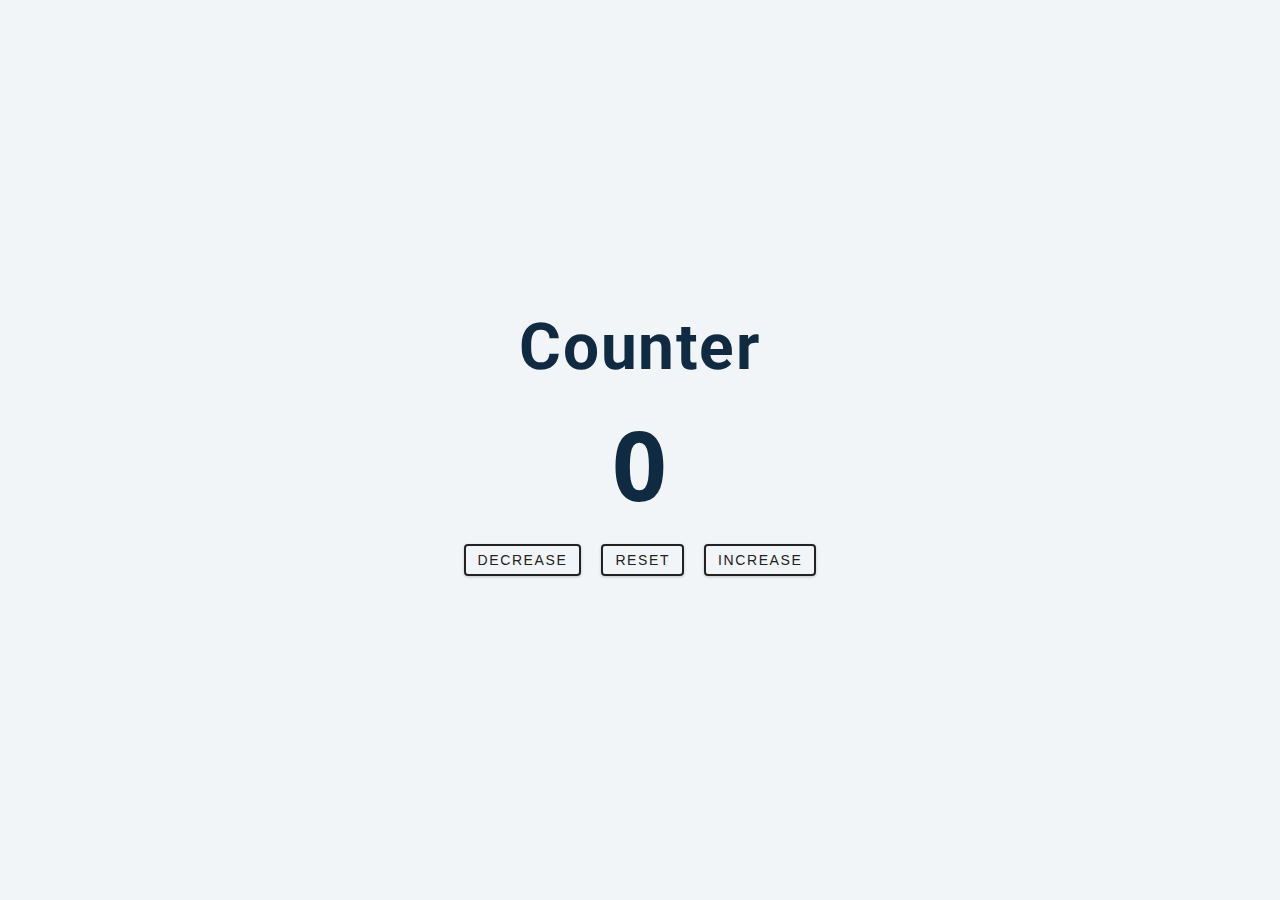
<file: 02-counter/index.html>
<!DOCTYPE html>
<html lang="en">
  <head>
    <meta charset="UTF-8" />
    <meta name="viewport" content="width=device-width, initial-scale=1.0" />
    <title>Counter</title>

    <!-- styles -->
    <link rel="stylesheet" href="styles.css" />
  </head>
  <body>
    <main>
      <div class="container">
        <h1>counter</h1>
        <span id="value">0</span>

        <div class="button-container">
          <button class="btn decrease">decrease</button>
          <button class="btn reset">reset</button>
          <button class="btn increase">increase</button>
        </div>
      </div>
    </main>
    <!-- javascript -->
    <script src="app.js"></script>
  </body>
</html>
</file>
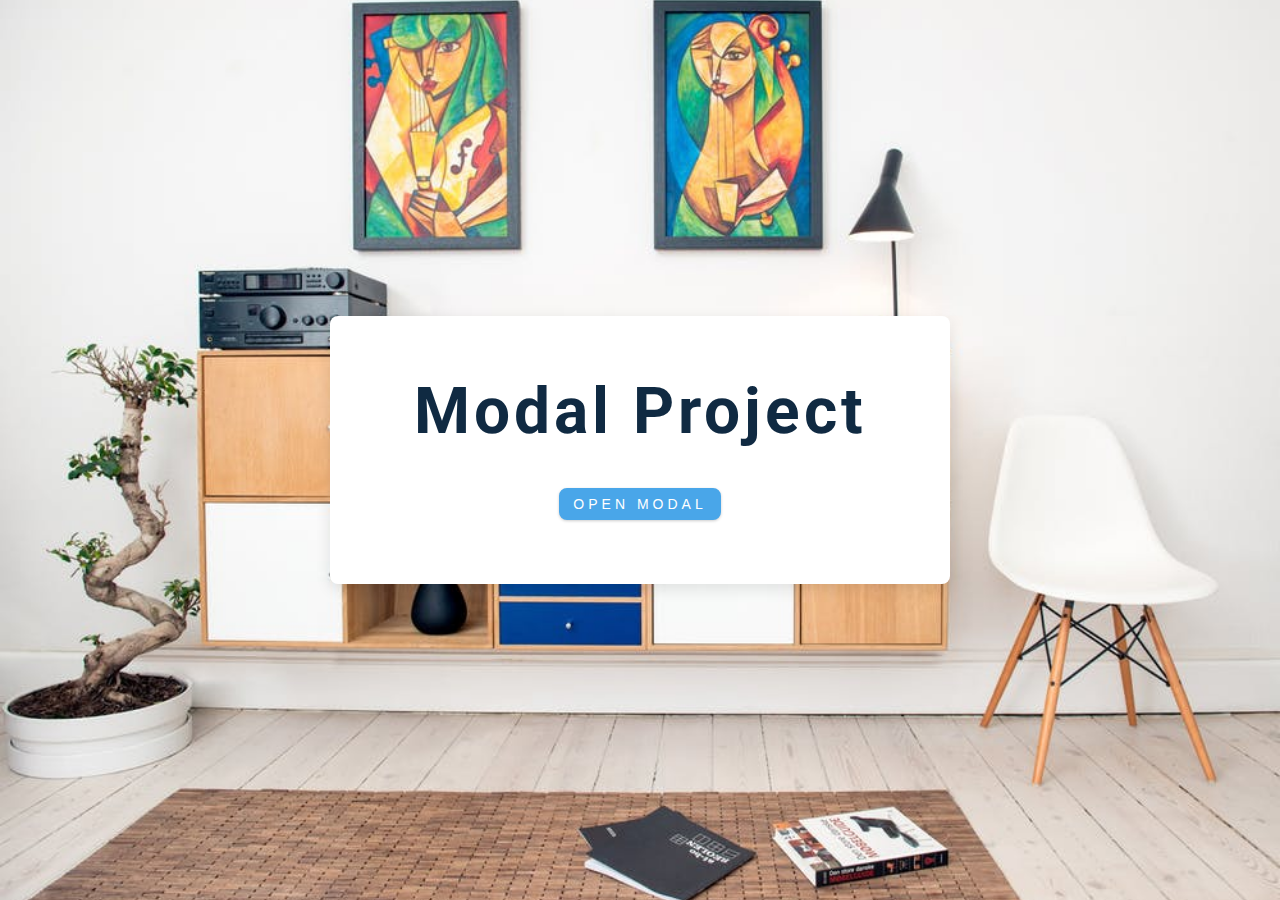
<file: 06-modal/index.html>
<!DOCTYPE html>
<html lang="en">
  <head>
    <meta charset="UTF-8" />
    <meta name="viewport" content="width=device-width, initial-scale=1.0" />
    <title>Modal</title>
    <!-- font-awesome -->
    <link
      rel="stylesheet"
      href="https://cdnjs.cloudflare.com/ajax/libs/font-awesome/5.14.0/css/all.min.css"
    />
    <!-- styles -->
    <link rel="stylesheet" href="styles.css" />
  </head>
  <body>
    <!-- hero -->
    <header class="hero">
      <div class="banner">
        <h1>modal project</h1>
        <button class="btn modal-btn">
          open modal
        </button>
      </div>
    </header>
    <!-- modal -->
    <div class="modal-overlay">
      <div class="modal-container">
        <h3>modal content</h3>
        <button class="close-btn"><i class="fas fa-times"></i></button>
      </div>
    </div>
    <!-- javascript -->
    <script src="app.js"></script>
  </body>
</html>
</file>
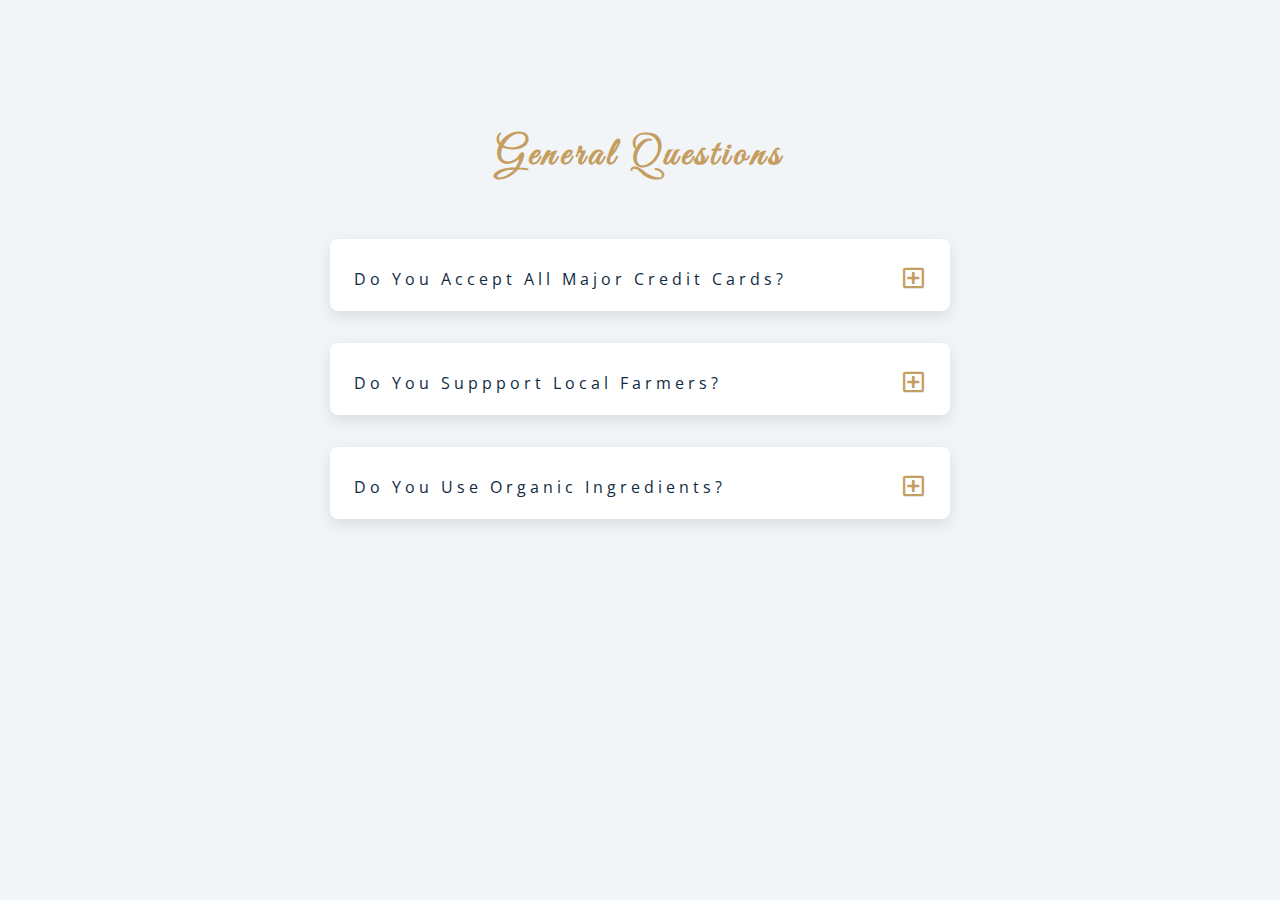
<file: 07-questions/index.html>
<!DOCTYPE html>
<html lang="en">
  <head>
    <meta charset="UTF-8" />
    <meta name="viewport" content="width=device-width, initial-scale=1.0" />
    <title>Q & A</title>
    <!-- font-awesome -->
    <link rel="stylesheet" href="https://cdnjs.cloudflare.com/ajax/libs/font-awesome/5.14.0/css/all.min.css" />
    <!-- extra fonts -->
    <link
      href="https://fonts.googleapis.com/css?family=Great+Vibes&display=swap"
      rel="stylesheet"
    />
    <!-- styles -->
    <link rel="stylesheet" href="styles.css" />
  </head>
  <body>
      <section class="questions">
        <!-- title -->
        <div class="title">
          <h2>general questions</h2>
        </div>
        <!-- questions -->
        <div class="section-center">
          <!-- single question -->
          <article class="question">
            <!-- question title -->
            <div class="question-title">
              <p>do you accept all major credit cards?</p>
              <button type="button" class="question-btn">
                <span class="plus-icon">
                  <i class="far fa-plus-square"></i>
                </span>
                <span class="minus-icon">
                  <i class="far fa-minus-square"></i>
                </span>
              </button>
            </div>
            <!-- question text -->
            <div class="question-text">
              <p>
                Lorem ipsum dolor sit amet, consectetur adipisicing elit. Est
                dolore illo dolores quia nemo doloribus quaerat, magni numquam
                repellat reprehenderit.
              </p>
            </div>
          </article>
          <!-- end of single question -->

          <!-- single question -->
          <article class="question">
            <!-- question title -->
            <div class="question-title">
              <p>do you suppport local farmers?</p>
              <button type="button" class="question-btn">
                <span class="plus-icon">
                  <i class="far fa-plus-square"></i>
                </span>
                <span class="minus-icon">
                  <i class="far fa-minus-square"></i>
                </span>
              </button>
            </div>
            <!-- question text -->
            <div class="question-text">
              <p>
                Lorem ipsum dolor sit amet, consectetur adipisicing elit. Est
                dolore illo dolores quia nemo doloribus quaerat, magni numquam
                repellat reprehenderit.
              </p>
            </div>
          </article>
          <!-- end of single question -->
          <!-- single question -->
          <article class="question">
            <!-- question title -->
            <div class="question-title">
              <p>do you use organic ingredients?</p>
              <!-- button -->
              <button type="button" class="question-btn">
                <span class="plus-icon">
                  <i class="far fa-plus-square"></i>
                </span>
                <span class="minus-icon">
                  <i class="far fa-minus-square"></i>
                </span>
              </button>
            </div>
            <!-- question text -->
            <div class="question-text">
              <p>
                Lorem ipsum dolor sit amet, consectetur adipisicing elit. Est
                dolore illo dolores quia nemo doloribus quaerat, magni numquam
                repellat reprehenderit.
              </p>
            </div>
          </article>
          <!-- end of single question -->
      </section>
    </main>
    <!-- javascript -->
    <script src="app.js"></script>
  </body>
</html>
</file>
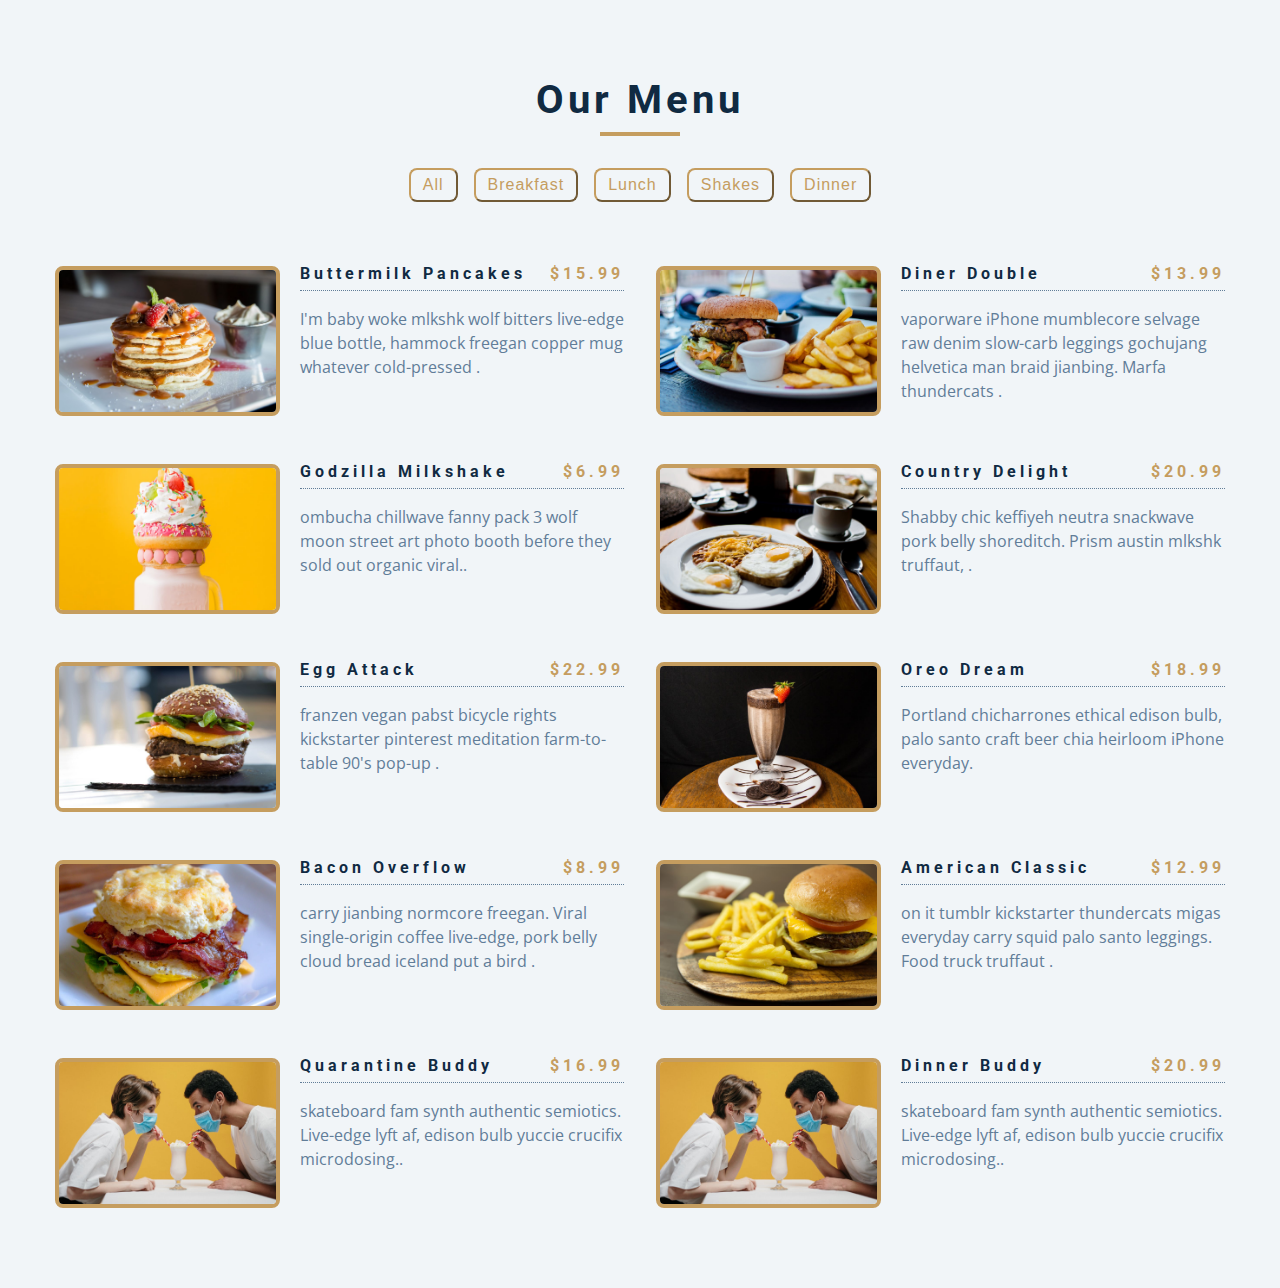
<file: 08-menu/index.html>
<!DOCTYPE html>
<html lang="en">
  <head>
    <meta charset="UTF-8" />
    <meta name="viewport" content="width=device-width, initial-scale=1.0" />
    <title>Menu</title>
    <!-- font-awesome -->
    <link
      rel="stylesheet"
      href="https://cdnjs.cloudflare.com/ajax/libs/font-awesome/5.14.0/css/all.min.css"
    />
    <!-- styles -->
    <link rel="stylesheet" href="styles.css" />
  </head>
  <body>
    <section class="menu">
      <!-- title -->
      <div class="title">
        <h2>our menu</h2>
        <div class="underline"></div>
      </div>
      <!-- filter buttons -->
      <div class="btn-container">
        <!-- <button type="button" class="filter-btn" data-id="all">all</button>
        <button type="button" class="filter-btn" data-id="breakfast">
          breakfast
        </button>
        <button type="button" class="filter-btn" data-id="lunch">lunch</button>
        <button type="button" class="filter-btn" data-id="shakes">
          shakes
        </button> -->
      </div>

      <!-- menu items -->
      <div class="section-center">
        <!-- single item -->
        <article class="menu-item">
          <img src="./menu-item.jpeg" alt="menu item" class="photo" />
          <div class="item-info">
            <header>
              <h4>buttermilk pancakes</h4>
              <h4 class="price">$15</h4>
            </header>
            <p class="item-text">
              Lorem ipsum dolor sit amet consectetur adipisicing elit.
              Repudiandae, sint quam. Et reprehenderit fugiat nesciunt inventore
              laboriosam excepturi! Quo, officia.
            </p>
          </div>
        </article>
        <!-- end of single item -->

        <!-- single item -->
        <article class="menu-item">
          <img src="./menu-item.jpeg" alt="menu item" class="photo" />
          <div class="item-info">
            <header>
              <h4>buttermilk pancakes</h4>
              <h4 class="price">$15</h4>
            </header>
            <p class="item-text">
              Lorem ipsum dolor sit amet consectetur adipisicing elit.
              Repudiandae, sint quam. Et reprehenderit fugiat nesciunt inventore
              laboriosam excepturi! Quo, officia.
            </p>
          </div>
        </article>
        <!-- end of single item -->

        <!-- single item -->
        <article class="menu-item">
          <img src="./menu-item.jpeg" alt="menu item" class="photo" />
          <div class="item-info">
            <header>
              <h4>buttermilk pancakes</h4>
              <h4 class="price">$15</h4>
            </header>
            <p class="item-text">
              Lorem ipsum dolor sit amet consectetur adipisicing elit.
              Repudiandae, sint quam. Et reprehenderit fugiat nesciunt inventore
              laboriosam excepturi! Quo, officia.
            </p>
          </div>
        </article>
        <!-- end of single item -->
      </div>
    </section>
    <!-- javascript -->
    <script src="app.js"></script>
  </body>
</html>
</file>
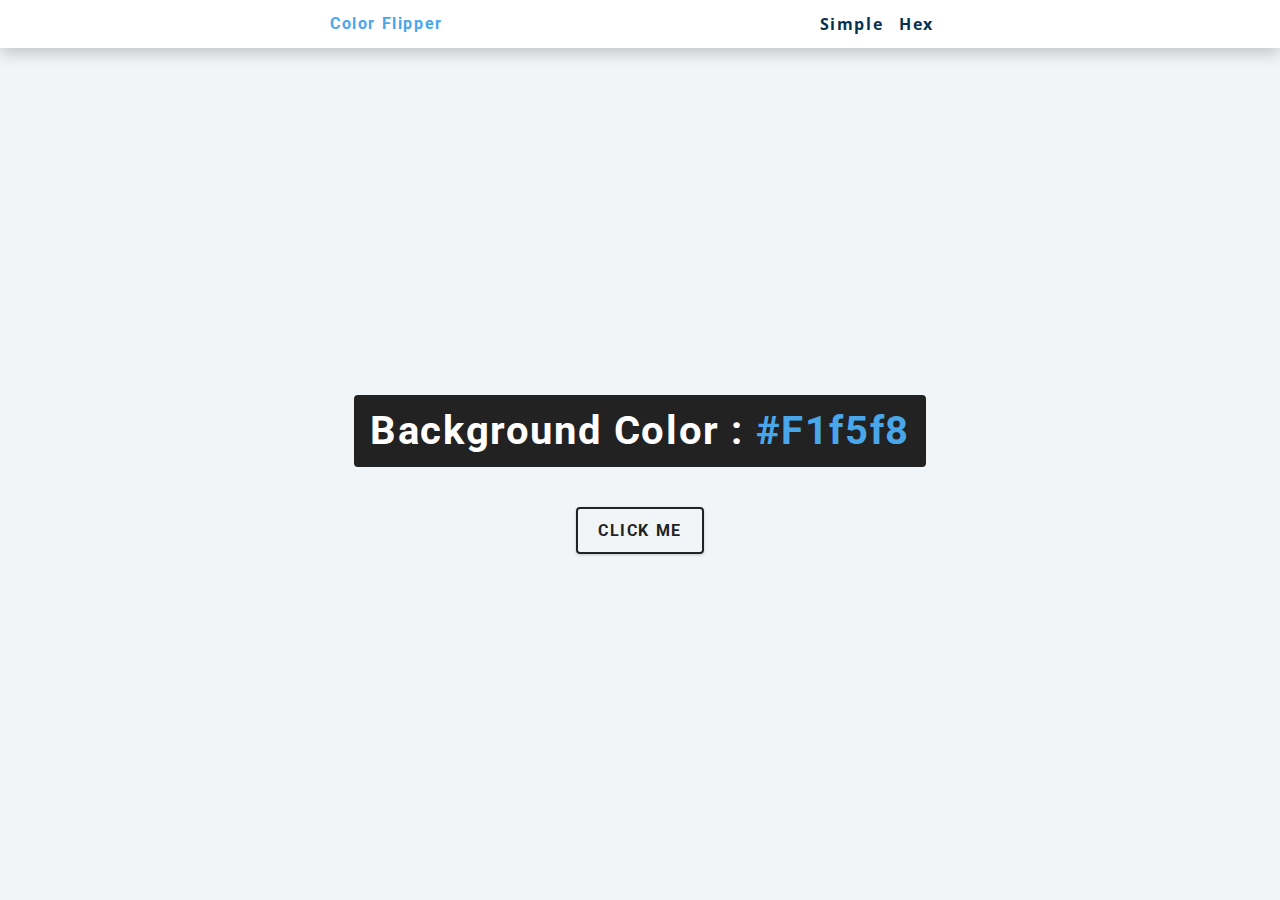
<file: 01-color-flipper/setup/index.html>
<!DOCTYPE html>
<html lang="en">
  <head>
    <meta charset="UTF-8" />
    <meta name="viewport" content="width=device-width, initial-scale=1.0" />
    <title>Color Flipper || Simple</title>

    <!-- styles -->
    <link rel="stylesheet" href="styles.css" />
  </head>
  <body>
    <nav>
      <div class="nav-center">
        <h4>color flipper</h4>
        <ul class="nav-links">
          <li><a href="./index.html"> Simple </a></li>
          <li><a href="./hex.html"> Hex </a></li>
        </ul>
      </div>
    </nav>

    <main>
      <div class="container">
        <h2>background color : <span class="color"> #f1f5f8 </span></h2>
        <button class="btn btn-hero" id="btn">click me</button>
      </div>
    </main>

    <!-- javascript -->
    <script src="app.js"></script>
  </body>
</html>
</file>
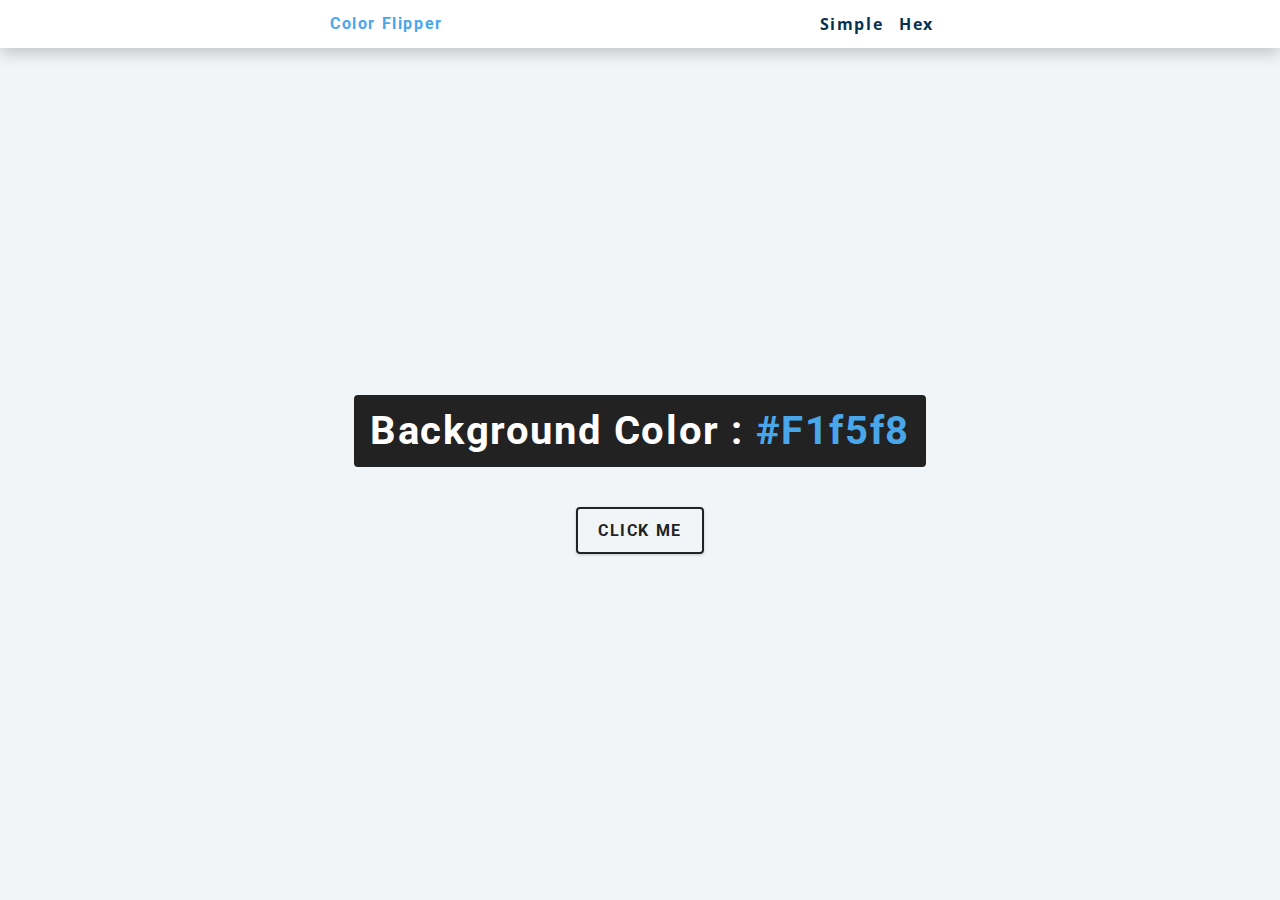
<file: 01-color-flipper/setup/hex.html>
<!DOCTYPE html>
<html lang="en">
  <head>
    <meta charset="UTF-8" />
    <meta name="viewport" content="width=device-width, initial-scale=1.0" />
    <title>
      Color Flipper || Simple
    </title>

    <!-- styles -->
    <link rel="stylesheet" href="styles.css" />
  </head>

  <body>
    <nav>
      <div class="nav-center">
        <h4>color flipper</h4>
        <ul class="nav-links">
          <li><a href="index.html">simple</a></li>
          <li><a href="hex.html">hex</a></li>
        </ul>
      </div>
    </nav>
    <main>
      <div class="container">
        <h2>background color : <span class="color">#f1f5f8</span></h2>
        <button class="btn btn-hero" id="btn">click me</button>
      </div>
    </main>
    <!-- javascript -->
    <script src="hex.js"></script>
  </body>
</html>
</file>
<file: 02-counter/styles.css>
/*
=============== 
Fonts
===============
*/
@import url("https://fonts.googleapis.com/css?family=Open+Sans|Roboto:400,700&display=swap");

/*
=============== 
Variables
===============
*/

:root {
  /* dark shades of primary color*/
  --clr-primary-1: hsl(205, 86%, 17%);
  --clr-primary-2: hsl(205, 77%, 27%);
  --clr-primary-3: hsl(205, 72%, 37%);
  --clr-primary-4: hsl(205, 63%, 48%);
  /* primary/main color */
  --clr-primary-5: hsl(205, 78%, 60%);
  /* lighter shades of primary color */
  --clr-primary-6: hsl(205, 89%, 70%);
  --clr-primary-7: hsl(205, 90%, 76%);
  --clr-primary-8: hsl(205, 86%, 81%);
  --clr-primary-9: hsl(205, 90%, 88%);
  --clr-primary-10: hsl(205, 100%, 96%);
  /* darkest grey - used for headings */
  --clr-grey-1: hsl(209, 61%, 16%);
  --clr-grey-2: hsl(211, 39%, 23%);
  --clr-grey-3: hsl(209, 34%, 30%);
  --clr-grey-4: hsl(209, 28%, 39%);
  /* grey used for paragraphs */
  --clr-grey-5: hsl(210, 22%, 49%);
  --clr-grey-6: hsl(209, 23%, 60%);
  --clr-grey-7: hsl(211, 27%, 70%);
  --clr-grey-8: hsl(210, 31%, 80%);
  --clr-grey-9: hsl(212, 33%, 89%);
  --clr-grey-10: hsl(210, 36%, 96%);
  --clr-white: #fff;
  --clr-red-dark: hsl(360, 67%, 44%);
  --clr-red-light: hsl(360, 71%, 66%);
  --clr-green-dark: hsl(125, 67%, 44%);
  --clr-green-light: hsl(125, 71%, 66%);
  --clr-black: #222;
  --ff-primary: "Roboto", sans-serif;
  --ff-secondary: "Open Sans", sans-serif;
  --transition: all 0.3s linear;
  --spacing: 0.1rem;
  --radius: 0.25rem;
  --light-shadow: 0 5px 15px rgba(0, 0, 0, 0.1);
  --dark-shadow: 0 5px 15px rgba(0, 0, 0, 0.2);
  --max-width: 1170px;
  --fixed-width: 620px;
}
/*
=============== 
Global Styles
===============
*/

*,
::after,
::before {
  margin: 0;
  padding: 0;
  box-sizing: border-box;
}
body {
  font-family: var(--ff-secondary);
  background: var(--clr-grey-10);
  color: var(--clr-grey-1);
  line-height: 1.5;
  font-size: 0.875rem;
}
ul {
  list-style-type: none;
}
a {
  text-decoration: none;
}
h1,
h2,
h3,
h4 {
  letter-spacing: var(--spacing);
  text-transform: capitalize;
  line-height: 1.25;
  margin-bottom: 0.75rem;
  font-family: var(--ff-primary);
}
h1 {
  font-size: 3rem;
}
h2 {
  font-size: 2rem;
}
h3 {
  font-size: 1.25rem;
}
h4 {
  font-size: 0.875rem;
}
p {
  margin-bottom: 1.25rem;
  color: var(--clr-grey-5);
}
@media screen and (min-width: 800px) {
  h1 {
    font-size: 4rem;
  }
  h2 {
    font-size: 2.5rem;
  }
  h3 {
    font-size: 1.75rem;
  }
  h4 {
    font-size: 1rem;
  }
  body {
    font-size: 1rem;
  }
  h1,
  h2,
  h3,
  h4 {
    line-height: 1;
  }
}
/*  global classes */

/* section */
.section {
  padding: 5rem 0;
}

.section-center {
  width: 90vw;
  margin: 0 auto;
  max-width: 1170px;
}
@media screen and (min-width: 992px) {
  .section-center {
    width: 95vw;
  }
}
main {
  min-height: 100vh;
  display: grid;
  place-items: center;
}

/*
=============== 
Counter
===============
*/

main {
  min-height: 100vh;
  display: grid;
  place-items: center;
}
.container {
  text-align: center;
}
#value {
  font-size: 6rem;
  font-weight: bold;
}
.btn {
  text-transform: uppercase;
  background: transparent;
  color: var(--clr-black);
  padding: 0.375rem 0.75rem;
  letter-spacing: var(--spacing);
  display: inline-block;
  transition: var(--transition);
  font-size: 0.875rem;
  border: 2px solid var(--clr-black);
  cursor: pointer;
  box-shadow: 0 1px 3px rgba(0, 0, 0, 0.2);
  border-radius: var(--radius);
  margin: 0.5rem;
}
.btn:hover {
  color: var(--clr-white);
  background: var(--clr-black);
}
</file>
<file: 06-modal/styles.css>
/*
=============== 
Fonts
===============
*/
@import url("https://fonts.googleapis.com/css?family=Open+Sans|Roboto:400,700&display=swap");

/*
=============== 
Variables
===============
*/

:root {
  /* dark shades of primary color*/
  --clr-primary-1: hsl(205, 86%, 17%);
  --clr-primary-2: hsl(205, 77%, 27%);
  --clr-primary-3: hsl(205, 72%, 37%);
  --clr-primary-4: hsl(205, 63%, 48%);
  /* primary/main color */
  --clr-primary-5: #49a6e9;
  /* --clr-primary-5: rgb(73, 166, 233); */
  /* lighter shades of primary color */
  --clr-primary-6: hsl(205, 89%, 70%);
  --clr-primary-7: hsl(205, 90%, 76%);
  --clr-primary-8: hsl(205, 86%, 81%);
  --clr-primary-9: hsl(205, 90%, 88%);
  --clr-primary-10: hsl(205, 100%, 96%);
  /* darkest grey - used for headings */
  --clr-grey-1: hsl(209, 61%, 16%);
  --clr-grey-2: hsl(211, 39%, 23%);
  --clr-grey-3: hsl(209, 34%, 30%);
  --clr-grey-4: hsl(209, 28%, 39%);
  /* grey used for paragraphs */
  --clr-grey-5: hsl(210, 22%, 49%);
  --clr-grey-6: hsl(209, 23%, 60%);
  --clr-grey-7: hsl(211, 27%, 70%);
  --clr-grey-8: hsl(210, 31%, 80%);
  --clr-grey-9: hsl(212, 33%, 89%);
  --clr-grey-10: hsl(210, 36%, 96%);
  --clr-white: #fff;
  --clr-red-dark: hsl(360, 67%, 44%);
  --clr-red-light: hsl(360, 71%, 66%);
  --clr-green-dark: hsl(125, 67%, 44%);
  --clr-green-light: hsl(125, 71%, 66%);
  --clr-black: #222;
  --ff-primary: "Roboto", sans-serif;
  --ff-secondary: "Open Sans", sans-serif;
  --transition: all 0.3s linear;
  --spacing: 0.25rem;
  --radius: 0.5rem;
  --light-shadow: 0 5px 15px rgba(0, 0, 0, 0.1);
  --dark-shadow: 0 5px 15px rgba(0, 0, 0, 0.2);
  --max-width: 1170px;
  --fixed-width: 620px;
}
/*
=============== 
Global Styles
===============
*/

*,
::after,
::before {
  margin: 0;
  padding: 0;
  box-sizing: border-box;
}
body {
  font-family: var(--ff-secondary);
  background: var(--clr-grey-10);
  color: var(--clr-grey-1);
  line-height: 1.5;
  font-size: 0.875rem;
}
ul {
  list-style-type: none;
}
a {
  text-decoration: none;
}
img:not(.logo) {
  width: 100%;
}
img {
  display: block;
}

h1,
h2,
h3,
h4 {
  letter-spacing: var(--spacing);
  text-transform: capitalize;
  line-height: 1.25;
  margin-bottom: 0.75rem;
  font-family: var(--ff-primary);
}
h1 {
  font-size: 3rem;
}
h2 {
  font-size: 2rem;
}
h3 {
  font-size: 1.25rem;
}
h4 {
  font-size: 0.875rem;
}
p {
  margin-bottom: 1.25rem;
  color: var(--clr-grey-5);
}
@media screen and (min-width: 800px) {
  h1 {
    font-size: 4rem;
  }
  h2 {
    font-size: 2.5rem;
  }
  h3 {
    font-size: 1.75rem;
  }
  h4 {
    font-size: 1rem;
  }
  body {
    font-size: 1rem;
  }
  h1,
  h2,
  h3,
  h4 {
    line-height: 1;
  }
}
/*  global classes */

.btn {
  text-transform: uppercase;
  background: transparent;
  color: var(--clr-black);
  padding: 0.375rem 0.75rem;
  letter-spacing: var(--spacing);
  display: inline-block;
  transition: var(--transition);
  font-size: 0.875rem;
  border: 2px solid var(--clr-black);
  cursor: pointer;
  box-shadow: 0 1px 3px rgba(0, 0, 0, 0.2);
  border-radius: var(--radius);
}
.btn:hover {
  color: var(--clr-white);
  background: var(--clr-black);
}
/* section */
.section {
  padding: 5rem 0;
}

.section-center {
  width: 90vw;
  margin: 0 auto;
  max-width: 1170px;
}
@media screen and (min-width: 992px) {
  .section-center {
    width: 95vw;
  }
}
main {
  min-height: 100vh;
  display: grid;
  place-items: center;
}
/*
=============== 
Modal
===============
*/
.hero {
  min-height: 100vh;
  background: url("./hero.jpeg") center/cover no-repeat;
  display: grid;
  place-items: center;
}

.banner {
  background: var(--clr-white);
  padding: 4rem 0;
  border-radius: var(--radius);
  box-shadow: var(--light-shadow);
  text-align: center;
  width: 90vw;
  max-width: var(--fixed-width);
}
.modal-btn {
  margin-top: 2rem;
  background: var(--clr-primary-5);
  border-color: var(--clr-primary-5);
  color: var(--clr-white);
}
.modal-btn:hover {
  background: transparent;
  color: var(--clr-primary-5);
}
.modal-overlay {
  position: fixed;
  top: 0;
  left: 0;
  width: 100%;
  height: 100%;
  background: rgba(73, 166, 233, 0.5);
  display: grid;
  place-items: center;
  transition: var(--transition);
  visibility: hidden;
  z-index: -10;
}
/* OPEN/CLOSE MODAL */
.open-modal {
  visibility: visible;
  z-index: 10;
}
.modal-container {
  background: var(--clr-white);
  border-radius: var(--radius);
  width: 90vw;
  height: 30vh;
  max-width: var(--fixed-width);
  text-align: center;
  display: grid;
  place-items: center;
  position: relative;
}
.close-btn {
  position: absolute;
  top: 1rem;
  right: 1rem;
  font-size: 2rem;
  background: transparent;
  border-color: transparent;
  color: var(--clr-red-dark);
  cursor: pointer;
  transition: var(--transition);
}
.close-btn:hover {
  color: var(--clr-red-light);
  transform: scale(1.3);
}
</file>
<file: 07-questions/styles.css>
/*
=============== 
Fonts
===============
*/
@import url("https://fonts.googleapis.com/css?family=Open+Sans|Roboto:400,700&display=swap");

/*
=============== 
Variables
===============
*/

:root {
  /* dark shades of primary color*/
  --clr-primary-1: hsl(205, 86%, 17%);
  --clr-primary-2: hsl(205, 77%, 27%);
  --clr-primary-3: hsl(205, 72%, 37%);
  --clr-primary-4: hsl(205, 63%, 48%);
  /* primary/main color */
  --clr-primary-5: #49a6e9;
  /* lighter shades of primary color */
  --clr-primary-6: hsl(205, 89%, 70%);
  --clr-primary-7: hsl(205, 90%, 76%);
  --clr-primary-8: hsl(205, 86%, 81%);
  --clr-primary-9: hsl(205, 90%, 88%);
  --clr-primary-10: hsl(205, 100%, 96%);
  /* darkest grey - used for headings */
  --clr-grey-1: hsl(209, 61%, 16%);
  --clr-grey-2: hsl(211, 39%, 23%);
  --clr-grey-3: hsl(209, 34%, 30%);
  --clr-grey-4: hsl(209, 28%, 39%);
  /* grey used for paragraphs */
  --clr-grey-5: hsl(210, 22%, 49%);
  --clr-grey-6: hsl(209, 23%, 60%);
  --clr-grey-7: hsl(211, 27%, 70%);
  --clr-grey-8: hsl(210, 31%, 80%);
  --clr-grey-9: hsl(212, 33%, 89%);
  --clr-grey-10: hsl(210, 36%, 96%);
  --clr-white: #fff;
  --clr-red-dark: hsl(360, 67%, 44%);
  --clr-red-light: hsl(360, 71%, 66%);
  --clr-green-dark: hsl(125, 67%, 44%);
  --clr-green-light: hsl(125, 71%, 66%);
  --clr-gold: #c59d5f;
  --clr-black: #222;
  --ff-primary: "Roboto", sans-serif;
  --ff-secondary: "Open Sans", sans-serif;
  --transition: all 0.3s linear;
  --spacing: 0.25rem;
  --radius: 0.5rem;
  --light-shadow: 0 5px 15px rgba(0, 0, 0, 0.1);
  --dark-shadow: 0 5px 15px rgba(0, 0, 0, 0.2);
  --max-width: 1170px;
  --fixed-width: 620px;
}
/*
=============== 
Global Styles
===============
*/

*,
::after,
::before {
  margin: 0;
  padding: 0;
  box-sizing: border-box;
}
body {
  font-family: var(--ff-secondary);
  background: var(--clr-grey-10);
  color: var(--clr-grey-1);
  line-height: 1.5;
  font-size: 0.875rem;
}
ul {
  list-style-type: none;
}
a {
  text-decoration: none;
}
img:not(.logo) {
  width: 100%;
}
img {
  display: block;
}

h1,
h2,
h3,
h4 {
  letter-spacing: var(--spacing);
  text-transform: capitalize;
  line-height: 1.25;
  margin-bottom: 0.75rem;
  font-family: var(--ff-primary);
}
h1 {
  font-size: 3rem;
}
h2 {
  font-size: 2rem;
}
h3 {
  font-size: 1.25rem;
}
h4 {
  font-size: 0.875rem;
}
p {
  margin-bottom: 1.25rem;
  color: var(--clr-grey-5);
}
@media screen and (min-width: 800px) {
  h1 {
    font-size: 4rem;
  }
  h2 {
    font-size: 2.5rem;
  }
  h3 {
    font-size: 1.75rem;
  }
  h4 {
    font-size: 1rem;
  }
  body {
    font-size: 1rem;
  }
  h1,
  h2,
  h3,
  h4 {
    line-height: 1;
  }
}
/*  global classes */

.btn {
  text-transform: uppercase;
  background: transparent;
  color: var(--clr-black);
  padding: 0.375rem 0.75rem;
  letter-spacing: var(--spacing);
  display: inline-block;
  transition: var(--transition);
  font-size: 0.875rem;
  border: 2px solid var(--clr-black);
  cursor: pointer;
  box-shadow: 0 1px 3px rgba(0, 0, 0, 0.2);
  border-radius: var(--radius);
}
.btn:hover {
  color: var(--clr-white);
  background: var(--clr-black);
}
/* section */
.section {
  padding: 5rem 0;
}

.section-center {
  width: 90vw;
  margin: 0 auto;
  max-width: 1170px;
}
@media screen and (min-width: 992px) {
  .section-center {
    width: 95vw;
  }
}
main {
  min-height: 100vh;
  display: grid;
  place-items: center;
}
/*
=============== 
Questions
===============
*/
.title {
  margin-top: 15vh;
  margin-bottom: 4rem;
}
.title h2 {
  color: var(--clr-gold);
  font-family: "Great Vibes", cursive;
  text-align: center;
}
.section-center {
  max-width: var(--fixed-width);
}
.question {
  background: var(--clr-white);
  border-radius: var(--radius);
  box-shadow: var(--light-shadow);
  padding: 1.5rem 1.5rem 0 1.5rem;
  margin-bottom: 2rem;
}
.question-title {
  display: flex;
  justify-content: space-between;
  align-items: center;
  text-transform: capitalize;
  padding-bottom: 1rem;
}
.question-title p {
  margin-bottom: 0;
  letter-spacing: var(--spacing);
  color: var(--clr-grey-1);
}
.question-btn {
  font-size: 1.5rem;
  background: transparent;
  border-color: transparent;
  cursor: pointer;
  color: var(--clr-gold);
  transition: var(--transition);
}
.question-btn:hover {
  transform: rotate(90deg);
}
.question-text {
  padding: 1rem 0 1.5rem 0;
  border-top: 1px solid rgba(0, 0, 0, 0.2);
}
.question-text p {
  margin-bottom: 0;
}
/* uncomment all these styles below */
/* hide text */
.question-text {
  display: none;
}
.show-text .question-text {
  display: block;
}
.minus-icon {
  display: none;
}
.show-text .minus-icon {
  display: inline;
}
.show-text .plus-icon {
  display: none;
}
</file>
<file: 08-menu/styles.css>
/*
=============== 
Fonts
===============
*/
@import url("https://fonts.googleapis.com/css?family=Open+Sans|Roboto:400,700&display=swap");

/*
=============== 
Variables
===============
*/

:root {
  /* dark shades of primary color*/
  --clr-primary-1: hsl(205, 86%, 17%);
  --clr-primary-2: hsl(205, 77%, 27%);
  --clr-primary-3: hsl(205, 72%, 37%);
  --clr-primary-4: hsl(205, 63%, 48%);
  /* primary/main color */
  --clr-primary-5: #49a6e9;
  /* lighter shades of primary color */
  --clr-primary-6: hsl(205, 89%, 70%);
  --clr-primary-7: hsl(205, 90%, 76%);
  --clr-primary-8: hsl(205, 86%, 81%);
  --clr-primary-9: hsl(205, 90%, 88%);
  --clr-primary-10: hsl(205, 100%, 96%);
  /* darkest grey - used for headings */
  --clr-grey-1: hsl(209, 61%, 16%);
  --clr-grey-2: hsl(211, 39%, 23%);
  --clr-grey-3: hsl(209, 34%, 30%);
  --clr-grey-4: hsl(209, 28%, 39%);
  /* grey used for paragraphs */
  --clr-grey-5: hsl(210, 22%, 49%);
  --clr-grey-6: hsl(209, 23%, 60%);
  --clr-grey-7: hsl(211, 27%, 70%);
  --clr-grey-8: hsl(210, 31%, 80%);
  --clr-grey-9: hsl(212, 33%, 89%);
  --clr-grey-10: hsl(210, 36%, 96%);
  --clr-white: #fff;
  --clr-red-dark: hsl(360, 67%, 44%);
  --clr-red-light: hsl(360, 71%, 66%);
  --clr-green-dark: hsl(125, 67%, 44%);
  --clr-green-light: hsl(125, 71%, 66%);
  --clr-gold: #c59d5f;
  --clr-black: #222;
  --ff-primary: "Roboto", sans-serif;
  --ff-secondary: "Open Sans", sans-serif;
  --transition: all 0.3s linear;
  --spacing: 0.25rem;
  --radius: 0.5rem;
  --light-shadow: 0 5px 15px rgba(0, 0, 0, 0.1);
  --dark-shadow: 0 5px 15px rgba(0, 0, 0, 0.2);
  --max-width: 1170px;
  --fixed-width: 620px;
}
/*
=============== 
Global Styles
===============
*/

*,
::after,
::before {
  margin: 0;
  padding: 0;
  box-sizing: border-box;
}
body {
  font-family: var(--ff-secondary);
  background: var(--clr-grey-10);
  color: var(--clr-grey-1);
  line-height: 1.5;
  font-size: 0.875rem;
}
ul {
  list-style-type: none;
}
a {
  text-decoration: none;
}
img:not(.logo) {
  width: 100%;
}
img {
  display: block;
}

h1,
h2,
h3,
h4 {
  letter-spacing: var(--spacing);
  text-transform: capitalize;
  line-height: 1.25;
  margin-bottom: 0.75rem;
  font-family: var(--ff-primary);
}
h1 {
  font-size: 3rem;
}
h2 {
  font-size: 2rem;
}
h3 {
  font-size: 1.25rem;
}
h4 {
  font-size: 0.875rem;
}
p {
  margin-bottom: 1.25rem;
  color: var(--clr-grey-5);
}
@media screen and (min-width: 800px) {
  h1 {
    font-size: 4rem;
  }
  h2 {
    font-size: 2.5rem;
  }
  h3 {
    font-size: 1.75rem;
  }
  h4 {
    font-size: 1rem;
  }
  body {
    font-size: 1rem;
  }
  h1,
  h2,
  h3,
  h4 {
    line-height: 1;
  }
}
/*  global classes */

.btn {
  text-transform: uppercase;
  background: transparent;
  color: var(--clr-black);
  padding: 0.375rem 0.75rem;
  letter-spacing: var(--spacing);
  display: inline-block;
  transition: var(--transition);
  font-size: 0.875rem;
  border: 2px solid var(--clr-black);
  cursor: pointer;
  box-shadow: 0 1px 3px rgba(0, 0, 0, 0.2);
  border-radius: var(--radius);
}
.btn:hover {
  color: var(--clr-white);
  background: var(--clr-black);
}
/* section */
.section {
  padding: 5rem 0;
}

main {
  min-height: 100vh;
  display: grid;
  place-items: center;
}
/*
=============== 
Menu
===============
*/

.menu {
  padding: 5rem 0;
}
.title {
  text-align: center;
  margin-bottom: 2rem;
}
.underline {
  width: 5rem;
  height: 0.25rem;
  background: var(--clr-gold);
  margin-left: auto;
  margin-right: auto;
}
.btn-container {
  margin-bottom: 4rem;
  display: flex;
  justify-content: center;
}
.filter-btn {
  background: transparent;
  border-color: var(--clr-gold);
  font-size: 1rem;
  text-transform: capitalize;
  margin: 0 0.5rem;
  letter-spacing: 1px;
  border-radius: var(--radius);
  padding: 0.375rem 0.75rem;
  color: var(--clr-gold);
  cursor: pointer;
  transition: var(--transition);
}
.filter-btn:hover {
  background: var(--clr-gold);
  color: var(--clr-white);
}
.section-center {
  width: 90vw;
  margin: 0 auto;
  max-width: 1170px;
  display: grid;
  gap: 3rem 2rem;
  justify-items: center;
}
.menu-item {
  display: grid;
  gap: 1rem 2rem;
  max-width: 25rem;
}
.photo {
  object-fit: cover;
  height: 200px;
  border: 0.25rem solid var(--clr-gold);
  border-radius: var(--radius);
}
.item-info header {
  display: flex;
  justify-content: space-between;
  border-bottom: 0.5px dotted var(--clr-grey-5);
}
.item-info h4 {
  margin-bottom: 0.5rem;
}
.price {
  color: var(--clr-gold);
}
.item-text {
  margin-bottom: 0;
  padding-top: 1rem;
}

@media screen and (min-width: 768px) {
  .menu-item {
    grid-template-columns: 225px 1fr;
    gap: 0 1.25rem;
    max-width: 40rem;
  }
  .photo {
    height: 175px;
  }
}
@media screen and (min-width: 1200px) {
  .section-center {
    width: 95vw;
    grid-template-columns: 1fr 1fr;
  }
  .photo {
    height: 150px;
  }
}
</file>
<file: 01-color-flipper/setup/styles.css>
/*
=============== 
Fonts
===============
*/
@import url("https://fonts.googleapis.com/css?family=Open+Sans|Roboto:400,700&display=swap");

/*
=============== 
Variables
===============
*/

:root {
  /* dark shades of primary color*/
  --clr-primary-1: hsl(205, 86%, 17%);
  --clr-primary-2: hsl(205, 77%, 27%);
  --clr-primary-3: hsl(205, 72%, 37%);
  --clr-primary-4: hsl(205, 63%, 48%);
  /* primary/main color */
  --clr-primary-5: hsl(205, 78%, 60%);
  /* lighter shades of primary color */
  --clr-primary-6: hsl(205, 89%, 70%);
  --clr-primary-7: hsl(205, 90%, 76%);
  --clr-primary-8: hsl(205, 86%, 81%);
  --clr-primary-9: hsl(205, 90%, 88%);
  --clr-primary-10: hsl(205, 100%, 96%);
  /* darkest grey - used for headings */
  --clr-grey-1: hsl(209, 61%, 16%);
  --clr-grey-2: hsl(211, 39%, 23%);
  --clr-grey-3: hsl(209, 34%, 30%);
  --clr-grey-4: hsl(209, 28%, 39%);
  /* grey used for paragraphs */
  --clr-grey-5: hsl(210, 22%, 49%);
  --clr-grey-6: hsl(209, 23%, 60%);
  --clr-grey-7: hsl(211, 27%, 70%);
  --clr-grey-8: hsl(210, 31%, 80%);
  --clr-grey-9: hsl(212, 33%, 89%);
  --clr-grey-10: hsl(210, 36%, 96%);
  --clr-white: #fff;
  --clr-red-dark: hsl(360, 67%, 44%);
  --clr-red-light: hsl(360, 71%, 66%);
  --clr-green-dark: hsl(125, 67%, 44%);
  --clr-green-light: hsl(125, 71%, 66%);
  --clr-black: #222;
  --ff-primary: "Roboto", sans-serif;
  --ff-secondary: "Open Sans", sans-serif;
  --transition: all 0.3s linear;
  --spacing: 0.1rem;
  --radius: 0.25rem;
  --light-shadow: 0 5px 15px rgba(0, 0, 0, 0.1);
  --dark-shadow: 0 5px 15px rgba(0, 0, 0, 0.2);
  --max-width: 1170px;
  --fixed-width: 620px;
}
/*
=============== 
Global Styles
===============
*/

*,
::after,
::before {
  margin: 0;
  padding: 0;
  box-sizing: border-box;
}
body {
  font-family: var(--ff-secondary);
  background: var(--clr-grey-10);
  color: var(--clr-grey-1);
  line-height: 1.5;
  font-size: 0.875rem;
}
ul {
  list-style-type: none;
}
a {
  text-decoration: none;
}
h1,
h2,
h3,
h4 {
  letter-spacing: var(--spacing);
  text-transform: capitalize;
  line-height: 1.25;
  margin-bottom: 0.75rem;
  font-family: var(--ff-primary);
}
h1 {
  font-size: 3rem;
}
h2 {
  font-size: 2rem;
}
h3 {
  font-size: 1.25rem;
}
h4 {
  font-size: 0.875rem;
}
p {
  margin-bottom: 1.25rem;
  color: var(--clr-grey-5);
}
@media screen and (min-width: 800px) {
  h1 {
    font-size: 4rem;
  }
  h2 {
    font-size: 2.5rem;
  }
  h3 {
    font-size: 1.75rem;
  }
  h4 {
    font-size: 1rem;
  }
  body {
    font-size: 1rem;
  }
  h1,
  h2,
  h3,
  h4 {
    line-height: 1;
  }
}
/*  global classes */

/* section */
.section {
  padding: 5rem 0;
}

.section-center {
  width: 90vw;
  margin: 0 auto;
  max-width: 1170px;
}
@media screen and (min-width: 992px) {
  .section-center {
    width: 95vw;
  }
}
main {
  min-height: 100vh;
  display: grid;
  place-items: center;
}

/*
=============== 
Nav
===============
*/
nav {
  background: var(--clr-white);
  height: 3rem;
  display: grid;
  align-items: center;
  box-shadow: var(--dark-shadow);
}
.nav-center {
  width: 90vw;
  max-width: var(--fixed-width);
  margin: 0 auto;
  display: flex;
  align-items: center;
  justify-content: space-between;
}
.nav-center h4 {
  margin-bottom: 0;
  color: var(--clr-primary-5);
}
.nav-links {
  display: flex;
}
nav a {
  text-transform: capitalize;
  font-weight: 700;
  font-size: 1rem;
  color: var(--clr-primary-1);
  letter-spacing: var(--spacing);
  margin-right: 1rem;
}
nav a:hover {
  color: var(--clr-primary-5);
}
/*
=============== 
Container
===============
*/
main {
  min-height: calc(100vh - 3rem);
  display: grid;
  place-items: center;
}
.container {
  text-align: center;
}
.container h2 {
  background: var(--clr-black);
  color: var(--clr-white);
  padding: 1rem;
  border-radius: var(--radius);
  margin-bottom: 2.5rem;
}
.color {
  color: var(--clr-primary-5);
}
.btn-hero {
  font-family: var(--ff-primary);
  text-transform: uppercase;
  background: transparent;
  color: var(--clr-black);
  letter-spacing: var(--spacing);
  display: inline-block;
  font-weight: 700;
  transition: var(--transition);
  border: 2px solid var(--clr-black);
  cursor: pointer;
  box-shadow: 0 1px 3px rgba(0, 0, 0, 0.2);
  border-radius: var(--radius);
  font-size: 1rem;
  padding: 0.75rem 1.25rem;
}
.btn-hero:hover {
  color: var(--clr-white);
  background: var(--clr-black);
}
</file>
